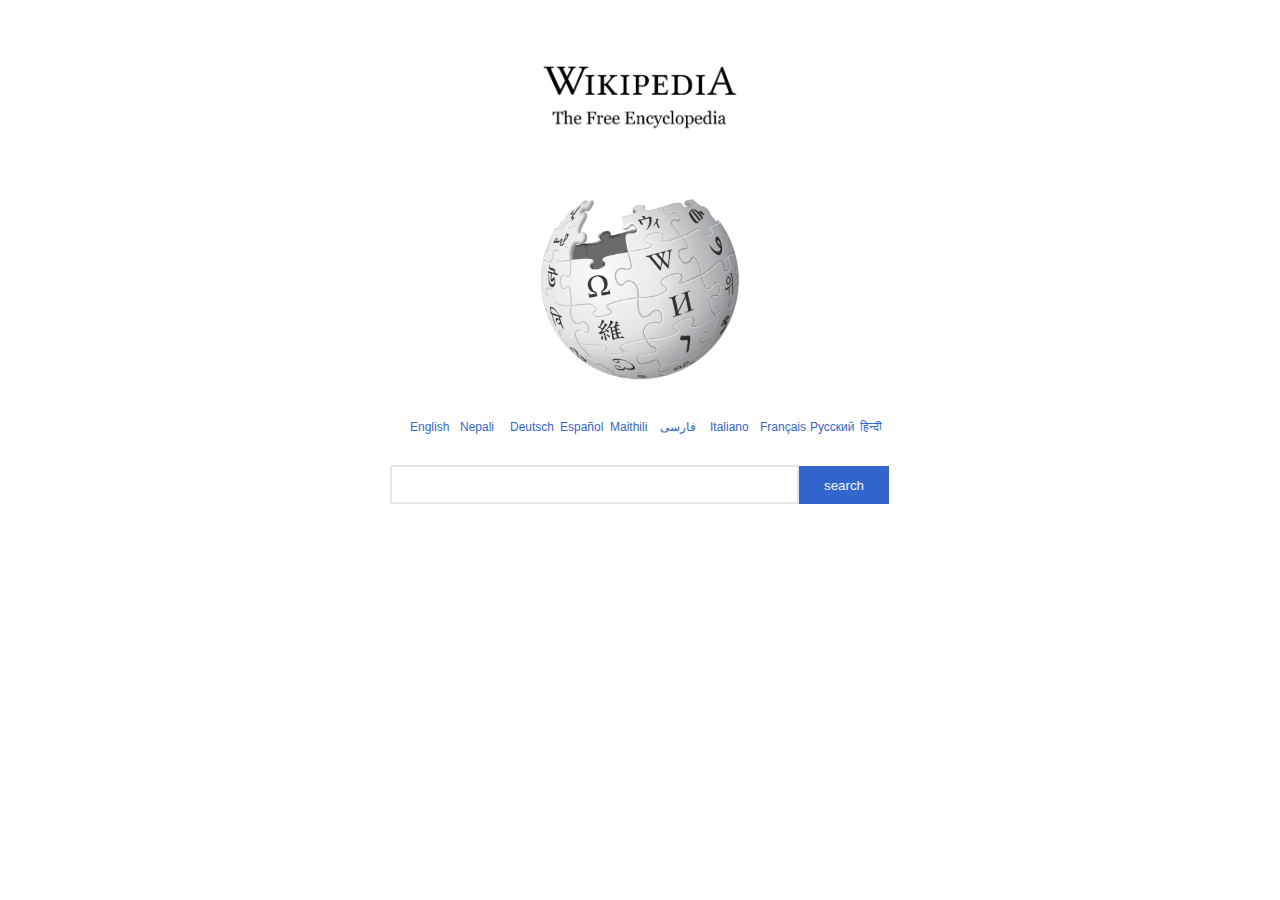
<file: Wikipedia/index.html>
<!DOCTYPE html>
<html lang="en">
<head>
    <meta charset="UTF-8">
    <meta name="viewport" content="width=device-width, initial-scale=1.0">
    <title>Wikipedia</title>
    <link rel="stylesheet" href="style.css">
    <link rel="shortcut icon" href="fav-icon.png" type="image/x-icon">
</head>
<body>
    <div class="container">
        <!-- WIKIPEDIA text on center -->
        <div class="head"><a href="home.html"><img src="wikiText.png" alt="wikipedia" id="wikiText"></a></div>

        <!-- wikipedia logo at center -->
        <div class="wikipedia-logo">
            <img src="wikipedia-logo.png" alt="Wikipedia   logo" id="center-logo">
        </div>

        <div class="language-container">
        <div class="language"><a href="home.html">English</a></div>
        <div class="language"><a href="nHome.html">Nepali</a></div>
        <div class="language"><a href="dHome.html">Deutsch</a></div>
        <div class="language"><a href="eHome.html">Español</a></div>
        <div class="language"><a href="mHome.html">Maithili</a></div>
        <div class="language"><a href="uHome.html">فارسی</a></div>
        <div class="language"><a href="iHome.html">Italiano</a></div>
        <div class="language"><a href="fHome.html">Français</a></div>
        <div class="language"><a href="pHome.html">Русский</a></div>
        <div class="language"><a href="hHome.html">हिन्दी</a></div>
        </div>
        <div class="search">
            <input type="text">
            <button>search</button>
        </div>
    </div>
</body>
</html>
</file>
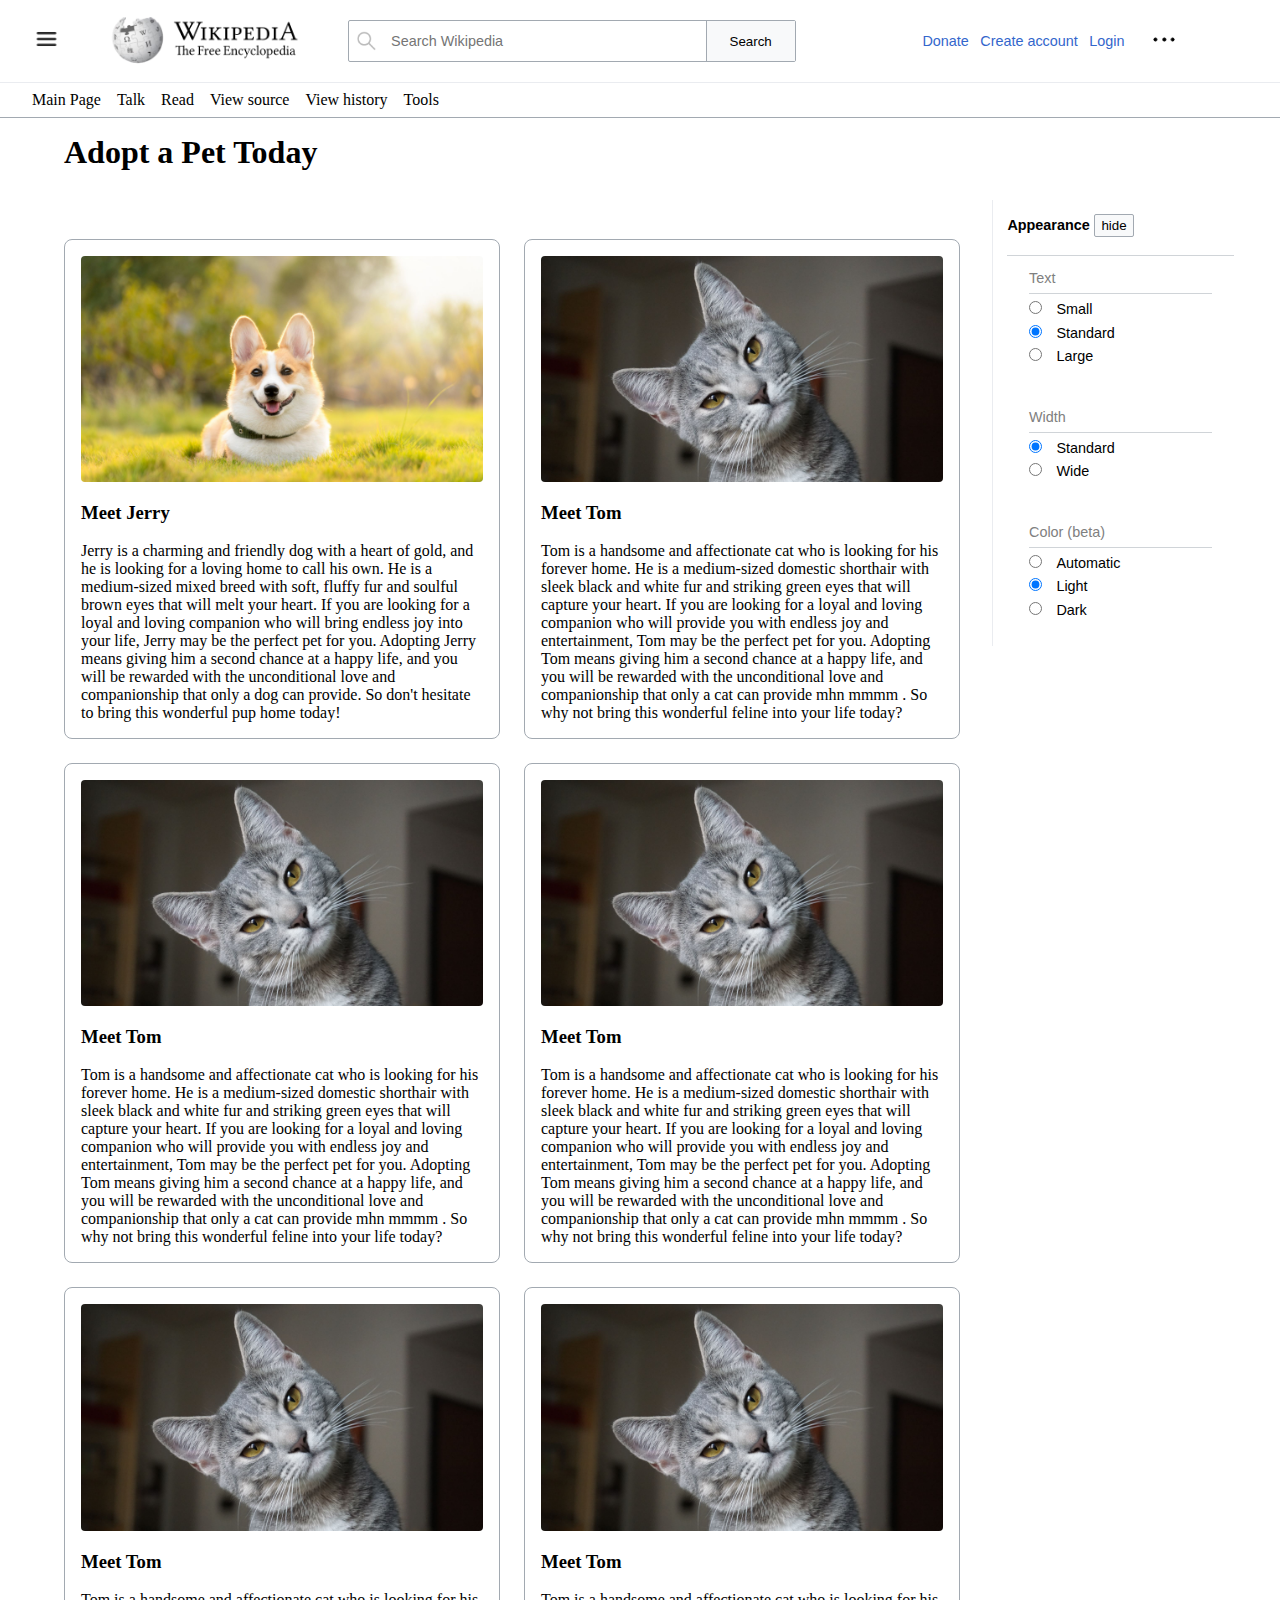
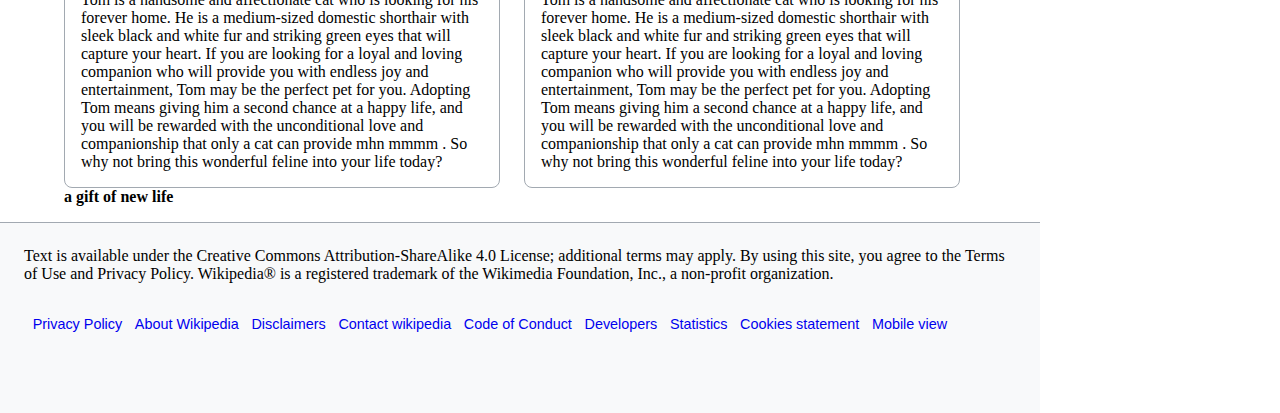
<file: Wikipedia/home.html>
<!DOCTYPE html>
<html lang="en">
<head>
    <meta charset="UTF-8">
    <meta name="viewport" content="width=device-width, initial-scale=1.0">
    <title>Wikipedia -Main Page</title>
    <link rel="stylesheet" href="styles.css">
</head>
<body>
    <div class="container">
        <div class="first-header">
            <div class="main-navigation">
                <img src="navigation-icon.png" >
            </div>
            <div class="logo">
                <img src="logo.png">
            </div>
            <div class="search hidden">
                <img src="search-logo.png">
                <input type="text" placeholder="Search Wikipedia">
                <button>Search</button>
            </div>
            <div class="donate">Donate</div>
            <div class="create-account">Create account</div>
            <div class="log-in">Login</div>
            <div class="contributors">
                <img src="dot.png">
            </div>
        </div>

        <div class="second-header">
            <div class="main-page" >Main Page</div>
            <div class="talk">Talk</div>
            <div class="read">Read</div>
            <div class="view-source">View source</div>
            <div class="history">View history</div>
            <div class="tools">Tools</div>
        </div>
        <div class="main">


            <h1>Adopt a <span>Pet</span> Today</h1>
            <br /><br />
            <div id="pets">
              


           
              <div class="card">
                <img src="dog.jpg" alt="jerry" />
                <h3>Meet Jerry</h3>
                <br>
                <p>
                  Jerry is a charming and friendly dog with a heart of gold, and he is
                  looking for a loving home to call his own. He is a medium-sized mixed
                  breed with soft, fluffy fur and soulful brown eyes that will melt your
                  heart. If you are looking for a loyal and loving companion who will
                  bring endless joy into your life, Jerry may be the perfect pet for
                  you. Adopting Jerry means giving him a second chance at a happy life,
                  and you will be rewarded with the unconditional love and companionship
                  that only a dog can provide. So don't hesitate to bring this wonderful
                  pup home today!
                </p>
              </div>

              <div class="card">
                <img src="cat.jpg" alt="tom" />
                <h3>Meet Tom</h3>
                <br>
                <p>
                  Tom is a handsome and affectionate cat who is looking for his forever
                  home. He is a medium-sized domestic shorthair with sleek black and
                  white fur and striking green eyes that will capture your heart. If you
                  are looking for a loyal and loving companion who will provide you with
                  endless joy and entertainment, Tom may be the perfect pet for you.
                  Adopting Tom means giving him a second chance at a happy life, and you
                  will be rewarded with the unconditional love and companionship that
                  only a cat can provide mhn mmmm . So why not bring this wonderful
                  feline into your life today?
                </p>
              </div>

              <div class="card">
                <img src="cat.jpg" alt="tom" />
                <h3>Meet Tom</h3>
                <br>
                <p>
                  Tom is a handsome and affectionate cat who is looking for his forever
                  home. He is a medium-sized domestic shorthair with sleek black and
                  white fur and striking green eyes that will capture your heart. If you
                  are looking for a loyal and loving companion who will provide you with
                  endless joy and entertainment, Tom may be the perfect pet for you.
                  Adopting Tom means giving him a second chance at a happy life, and you
                  will be rewarded with the unconditional love and companionship that
                  only a cat can provide mhn mmmm . So why not bring this wonderful
                  feline into your life today?
                </p>
              </div>


              <div class="card">
                <img src="cat.jpg" alt="tom" />
                <h3>Meet Tom</h3>
                <br>
                <p>
                  Tom is a handsome and affectionate cat who is looking for his forever
                  home. He is a medium-sized domestic shorthair with sleek black and
                  white fur and striking green eyes that will capture your heart. If you
                  are looking for a loyal and loving companion who will provide you with
                  endless joy and entertainment, Tom may be the perfect pet for you.
                  Adopting Tom means giving him a second chance at a happy life, and you
                  will be rewarded with the unconditional love and companionship that
                  only a cat can provide mhn mmmm . So why not bring this wonderful
                  feline into your life today?
                </p>
              </div>


              <div class="card">
                <img src="cat.jpg" alt="tom" />
                <h3>Meet Tom</h3>
                <br>
                <p>
                  Tom is a handsome and affectionate cat who is looking for his forever
                  home. He is a medium-sized domestic shorthair with sleek black and
                  white fur and striking green eyes that will capture your heart. If you
                  are looking for a loyal and loving companion who will provide you with
                  endless joy and entertainment, Tom may be the perfect pet for you.
                  Adopting Tom means giving him a second chance at a happy life, and you
                  will be rewarded with the unconditional love and companionship that
                  only a cat can provide mhn mmmm . So why not bring this wonderful
                  feline into your life today?
                </p>
              </div>

              <div class="card">
                <img src="cat.jpg" alt="tom" />
                <h3>Meet Tom</h3>
                <br>
                <p>
                  Tom is a handsome and affectionate cat who is looking for his forever
                  home. He is a medium-sized domestic shorthair with sleek black and
                  white fur and striking green eyes that will capture your heart. If you
                  are looking for a loyal and loving companion who will provide you with
                  endless joy and entertainment, Tom may be the perfect pet for you.
                  Adopting Tom means giving him a second chance at a happy life, and you
                  will be rewarded with the unconditional love and companionship that
                  only a cat can provide mhn mmmm . So why not bring this wonderful
                  feline into your life today?
                </p>
              </div>
              
            </div>
            <h4>a gift of new life</h4>


        </div>
        <div class="aside">
            <p>Appearance</p>
            <button>hide</button>
            <div class="line"></div>
            <ul class="text"><span>Text</span>
                <div class="line"></div>
                <li><input type="radio" name="text-appearance" id="small"><label for="small">Small</label></li>
                <li><input type="radio" name="text-appearance" id="standard" checked><label for="standard">Standard</label></li>
                <li><input type="radio" name="text-appearance" id="large"><label for="large">Large</label></li>
            </ul>
            <br>
            <ul class="width">
                <span>Width</span>
                <div class="line"></div>
                <li><input type="radio" name="width-appearance" id="standard" checked><label for="standard">Standard</label></li>

                <li><input type="radio" name="width-appearance" id="wide"><label for="wide">Wide</label></li>
            </ul>
            <br>
            <ul class="color">
                <span>Color (beta)</span>
                <div class="line"></div>
                <li><input type="radio" name="color-appearance" id="automatic" ><label for="automatic">Automatic</label></li>

                <li><input type="radio" name="color-appearance" id="light" checked><label for="light">Light</label></li>

                <li><input type="radio" name="color-appearance" id="dark"><label for="dark">Dark</label></li>
            </ul>
        </div>
        <div class="footer">
          <p>Text is available under the Creative Commons Attribution-ShareAlike 4.0 License; additional terms may apply. By using this site, you agree to the Terms of Use and Privacy Policy. Wikipedia® is a registered trademark of the Wikimedia Foundation, Inc., a non-profit organization.</p>
        <div class="links">
            <ul>
                <li><a href="#privacy-policy">Privacy Policy</a></li>
                <li><a href="#about">About Wikipedia</a></li>
                <li><a href="#disclaimers">Disclaimers</a></li>
                <li><a href="#contact">Contact wikipedia</a></li>
                <li><a href="#coc">Code of Conduct</a></li>
                <li><a href="#developers">Developers</a></li>
                <li><a href="#statistics">Statistics</a></li>
                <li><a href="cookie-statement">Cookies statement</a></li>
                <li><a href="#mobile-view">Mobile view</a></li>
            </ul>
        </div>
    </div>
</body>
</html>
</file>
<file: Wikipedia/style.css>
/* Emptying default padding & Margin */
*{
    
    padding: 0;
    margin: 0;

}

/* Fixing WIKIPEDIA text correctly on center of page */
.head{
    width: 200px;
    height: 70px;
    /* background-color: red; */
    margin: 5vw auto;

}
#wikiText{
    width: 100%;
}


@media(max-width:720px){
    .head{
        width: 20em;
        height: 10em;
        /* background-color: red; */
        margin: 5em 5em 5em;
    
    }
    body{
        max-width: fit-content;
    }
    .wikipedia-logo{
        min-width: 20em;
        position: relative;
        top: -6.5em;
        left: 4em;
        
    }
    .language-container{
        width: 50em;
        height: 2.5em;
        border-radius: 10px;
        margin: 1em auto;
        position: relative;
        top: -6em;
        flex-direction: row;
        flex-wrap: wrap;
        justify-content: space-around;
        align-items: center;
    }
    .search{
        position: relative;
        left: 3em;
        top: -5em;
        max-width: 25em;
        max-height: 3em;
        margin: 1px auto;
        display: flex;
    }
    button{
        /* margin-left: -4px; */
        width: 18%;
        height: 37.8px;
        border: 2px solid #36c;
        font-family: Verdana, Geneva, Tahoma, sans-serif;
        color: aliceblue;
        background-color: #3366cc;
    }
}

/* Fixing WikiPedia Logo in centre correctly */
.wikipedia-logo{
    width: 200px;
    margin: 1vw auto 0vw;
}
#center-logo{
    width: 100%;
}

.language-container{
    width: 500px;
    height: 40px;
    border-radius: 10px;
    margin: 20px auto;
    display: flex;
    flex-direction: row;
    flex-wrap: wrap;
    justify-content: space-around;
    align-items: center;
}

.language{
    width: 10px;
    height: 10px;
    border-radius: 10px;
    text-align: center;
    font-size: 12px;
    font-family: Arial, Helvetica, sans-serif;
    color: #36c;
}

a:hover{
    color: black;
    font-size: 12.1px;
}

.search{
    width: 500px;
    height: 40px;
    margin: 1px auto;
}

input{
    width: 80%;
    height: 35px;
    transition: 0.1s;
    transition-delay: 0s;
    border-radius: 2px 0px 0px 2px;
    border: 2px solid grey;
    padding-left: 5px;
    opacity: 0.2;
    font-size: 15px;
}

input:focus {
    border-color: #3366cc; /* Change border color */
    box-shadow: 0 0 1px rgba(51, 102, 204, 0.5); 
    outline: none;
    border: 2px solid #36c;
    opacity: 1;
    
  }
  
button{
    margin-left: -4px;
    width: 18%;
    height: 37.8px;
    border: 2px solid #36c;
    font-family: Verdana, Geneva, Tahoma, sans-serif;
    color: aliceblue;
    background-color: #3366cc;
}

a{
    text-decoration: none;
    color: #3366cc;
}
</file>
<file: Wikipedia/styles.css>
* {
    padding: 0;
    margin: 0;
    box-sizing: border-box;
}

body {
    min-height: 100vh;
    background-color: #f8f9fa;
}

.container {
    display: grid;
    grid-template-columns: repeat(40, 1fr);
    min-height: 100vh;
    background-color: white;
    position: relative;
}

/* Header Sections */
.first-header {
    position: sticky;
    top: 0;
    z-index: 100;
    background-color: white;
    grid-column: 1/span 40;
    grid-row: auto;
    padding: 0.5em 2em;
    border-bottom: 1px solid #eaecf0;
    display: flex;
    align-items: center;
    justify-content: space-between;
    flex-wrap: wrap;
}

.second-header {
    position: sticky;
    top: 60px;
    z-index: 99;
    background-color: white;
    grid-column: 1/span 40;
    grid-row: auto;
    padding: 0.5em 2em;
    border-bottom: 1px solid #a2a9b1;
    display: flex;
    align-items: center;
    gap: 1em;
}

/* Main Content Area */
.main {
    grid-column: 2/span 30;
    grid-row: auto;
    padding: 1em 2em;
    background-color: white;
    min-height: calc(100vh - 200px);
}

/* Aside (Appearance Section) */
.aside {
    grid-column: 32/span 8;
    padding: 1em;
    position: sticky;
    top: 200px;
    height: fit-content;
    background-color: white;
    border-left: 1px solid #eaecf0;
}

/* Footer */
.footer {
    grid-column: 1/span 40;
    padding: 1em 2em;
    background-color: #f8f9fa;
    border-top: 1px solid #a2a9b1;
    margin-top: auto;
}

/* Navigation Elements */
.main-navigation img {
    width: 1.8em;
    cursor: pointer;
}

.logo img {
    width: 12em;
    height: auto;
}

/* Search Bar */
.search {
    flex: 1;
    max-width: 28em;
    display: flex;
    align-items: center;
    border: 1px solid #a2a9b1;
    border-radius: 2px;
    background-color: white;
}

.search img {
    width: 1.2em;
    margin: 0.5em;
}

.search input {
    flex: 1;
    border: none;
    outline: none;
    padding: 0.5em;
    font-size: 0.9em;
}

.search button {
    width: 20%;
    height: 2.995em;
    padding: 0em 1em;
    border: none;
    border-left: 1px solid #a2a9b1;
    background-color: #f8f9fa;
    cursor: pointer;
}

button:hover{
    background-color: #d3d9de;
}

/* Header Actions */
.donate, .create-account, .log-in {
    position: relative;
    color: #36c;
    margin: 0 0.5em;
    cursor: pointer;
    font-size: 0.9em;
    font-family: sans-serif;
}

.donate{
    left: 5em;
}
.create-account{
    left: 1.5em;
}

.log-in{
    right: 2em;
}

.contributors{
    position: relative;
    right: 4em;
}

/* Aside Styles */
.aside p {
    font-weight: bold;
    margin-bottom: 1em;
}

.aside button {
    padding: 0.2em 0.5em;
    border: 1px solid #a2a9b1;
    background-color: #f8f9fa;
    border-radius: 2px;
    cursor: pointer;
}

.aside .line {
    height: 1px;
    background-color: #a2a9b1;
    margin: 0.5em 0;
    opacity: 0.5;
}

.aside ul {
    margin: 1em 1.5em;
}

.aside li {
    margin: 0.5em 0;
}

/* Cards Layout */
#pets {
    display: grid;
    grid-template-columns: repeat(auto-fit, minmax(300px, 1fr));
    gap: 1.5em;
    margin-top: 2em;
}

.card {
    border: 1px solid #a2a9b1;
    border-radius: 8px;
    padding: 1em;
    background-color: white;
}

.card img {
    width: 100%;
    border-radius: 4px;
    margin-bottom: 1em;
}


.footer{
    margin-right: 15em;
    padding: 1.5em;
    padding-bottom: 5em;
}

/* Responsive Design */
@media screen and (max-width: 1024px) {
    .container {
        grid-template-columns: 1fr;
    }

    .main {
        grid-column: 1/-1;
        padding: 1em;
    }

    .aside {
        display: none;
        visibility: collapse;
    }

    .first-header {
        padding: 0.5em 1em;
    }

    .second-header {
        padding: 0.5em 1em;
        flex-wrap: wrap;
    }

    .search {
        width: 100%;
        margin: 0.5em 0;
    }

    .logo img {
        width: 8em;
    }

    .footer{
        margin-right: 0.1em;
        padding: 1.5em;
        padding-bottom: 5em;
    }
}

@media screen and (max-width: 768px) {
    .first-header {
        justify-content: space-between;
    }

    .search {
        order: 3;
        width: 100%;
        margin: 0.5em 0;
    }

    .contributors,
    .donate,
    .create-account {
        display: none;
    }

    .talk,.read,.view-source,.history{
        display: none;
    }

    .tools{
        position: relative;
        left: 12.5em;
    }


    .second-header {
        gap: 0.5em;
        font-size: 0.9em;
    }

    #pets {
        grid-template-columns: 1fr;
    }

    .footer{
        margin-right: 0.1em;
        padding: 1.5em;
        padding-bottom: 5em;
    }
    
}

.contributors img{
    width: 40px;
}

.aside ul li{
    display: block;
}

.aside label{
    position: relative;
    left: 1em;
}
.aside{
    overflow-y: scroll;
    overflow-x: hidden;
    font-family: sans-serif;
    font-size: 0.9em;
}

.aside p{
    display: inline-block;
    font-size: 1em;
}

.aside span{
    color: grey;
}

.aside button:hover{
    background-color: #a2a9b1;
}

.links li{
    display: inline-block;
    font-family: sans-serif;
    font-size: 0.9em;
    padding-left: 0.6em;
}

.links a{
    text-decoration: none;
}

.footer ul{
    padding-top: 2em;
}
</file>
